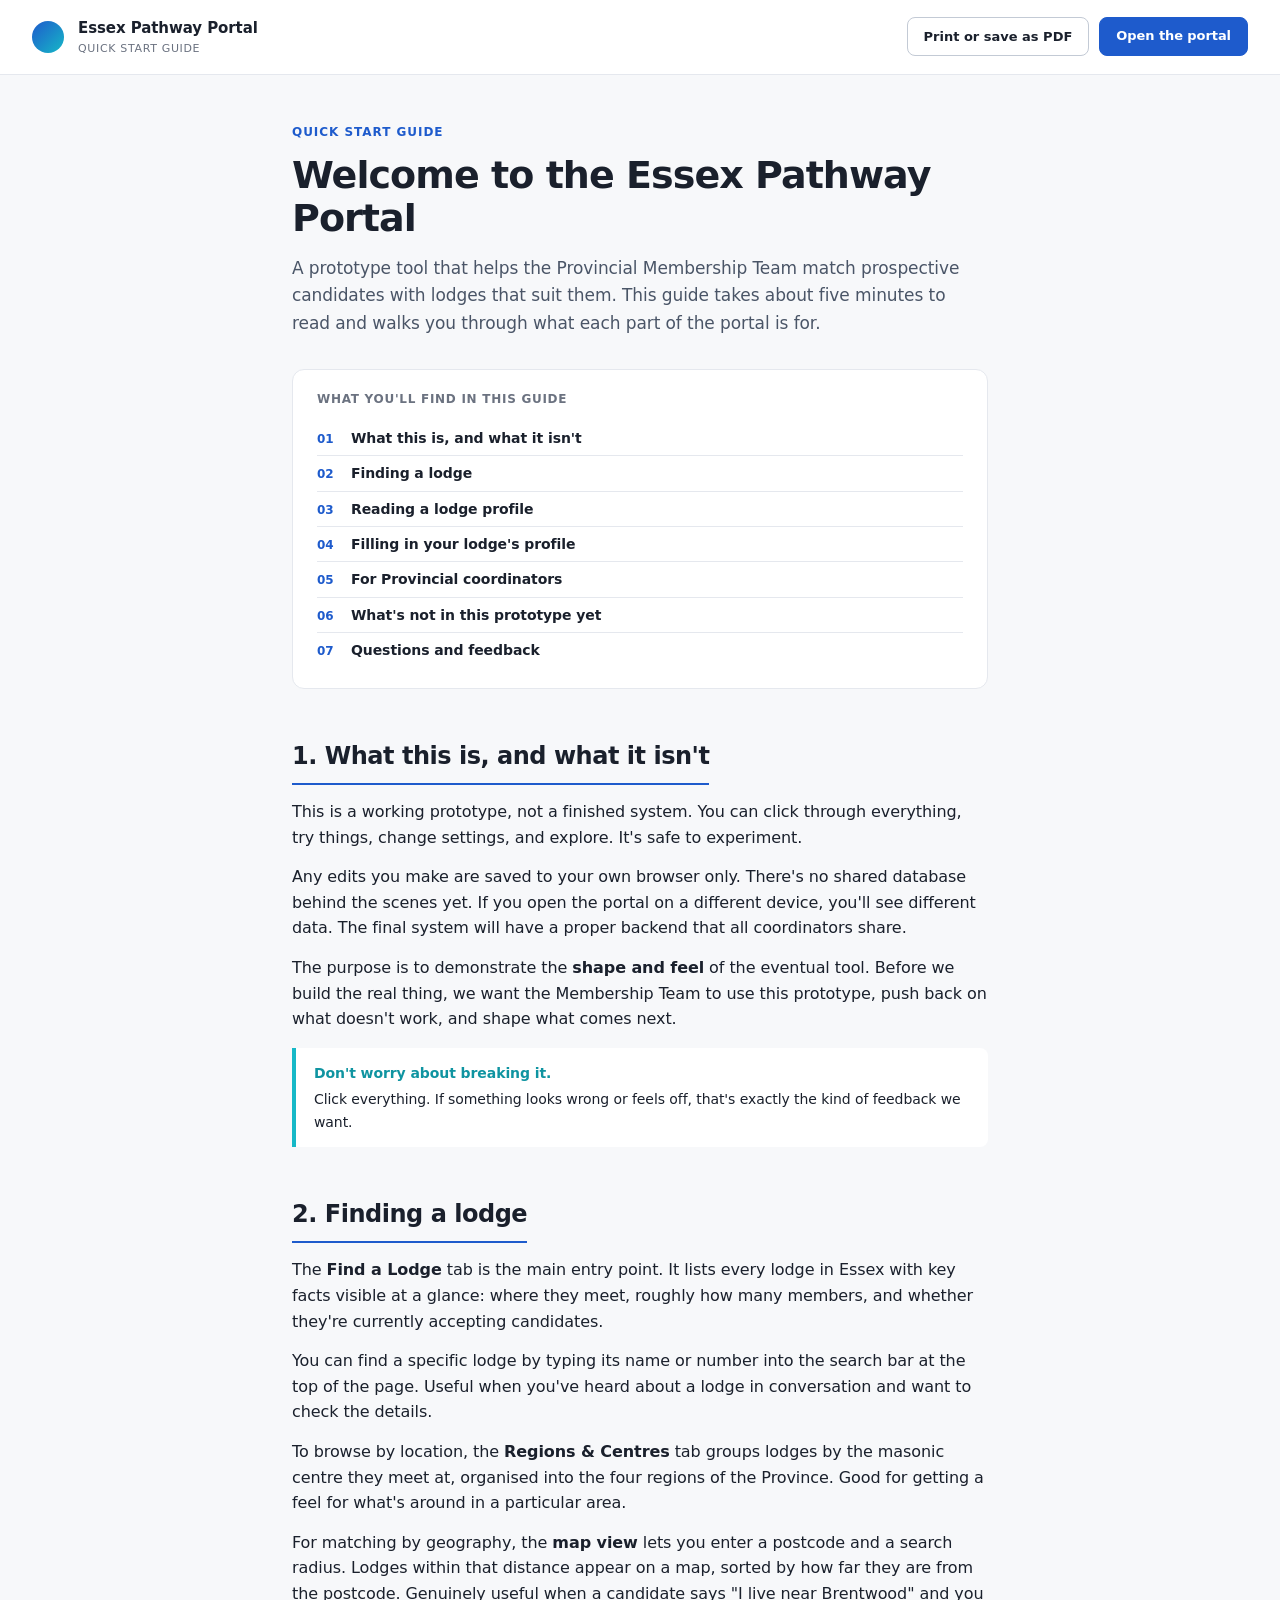
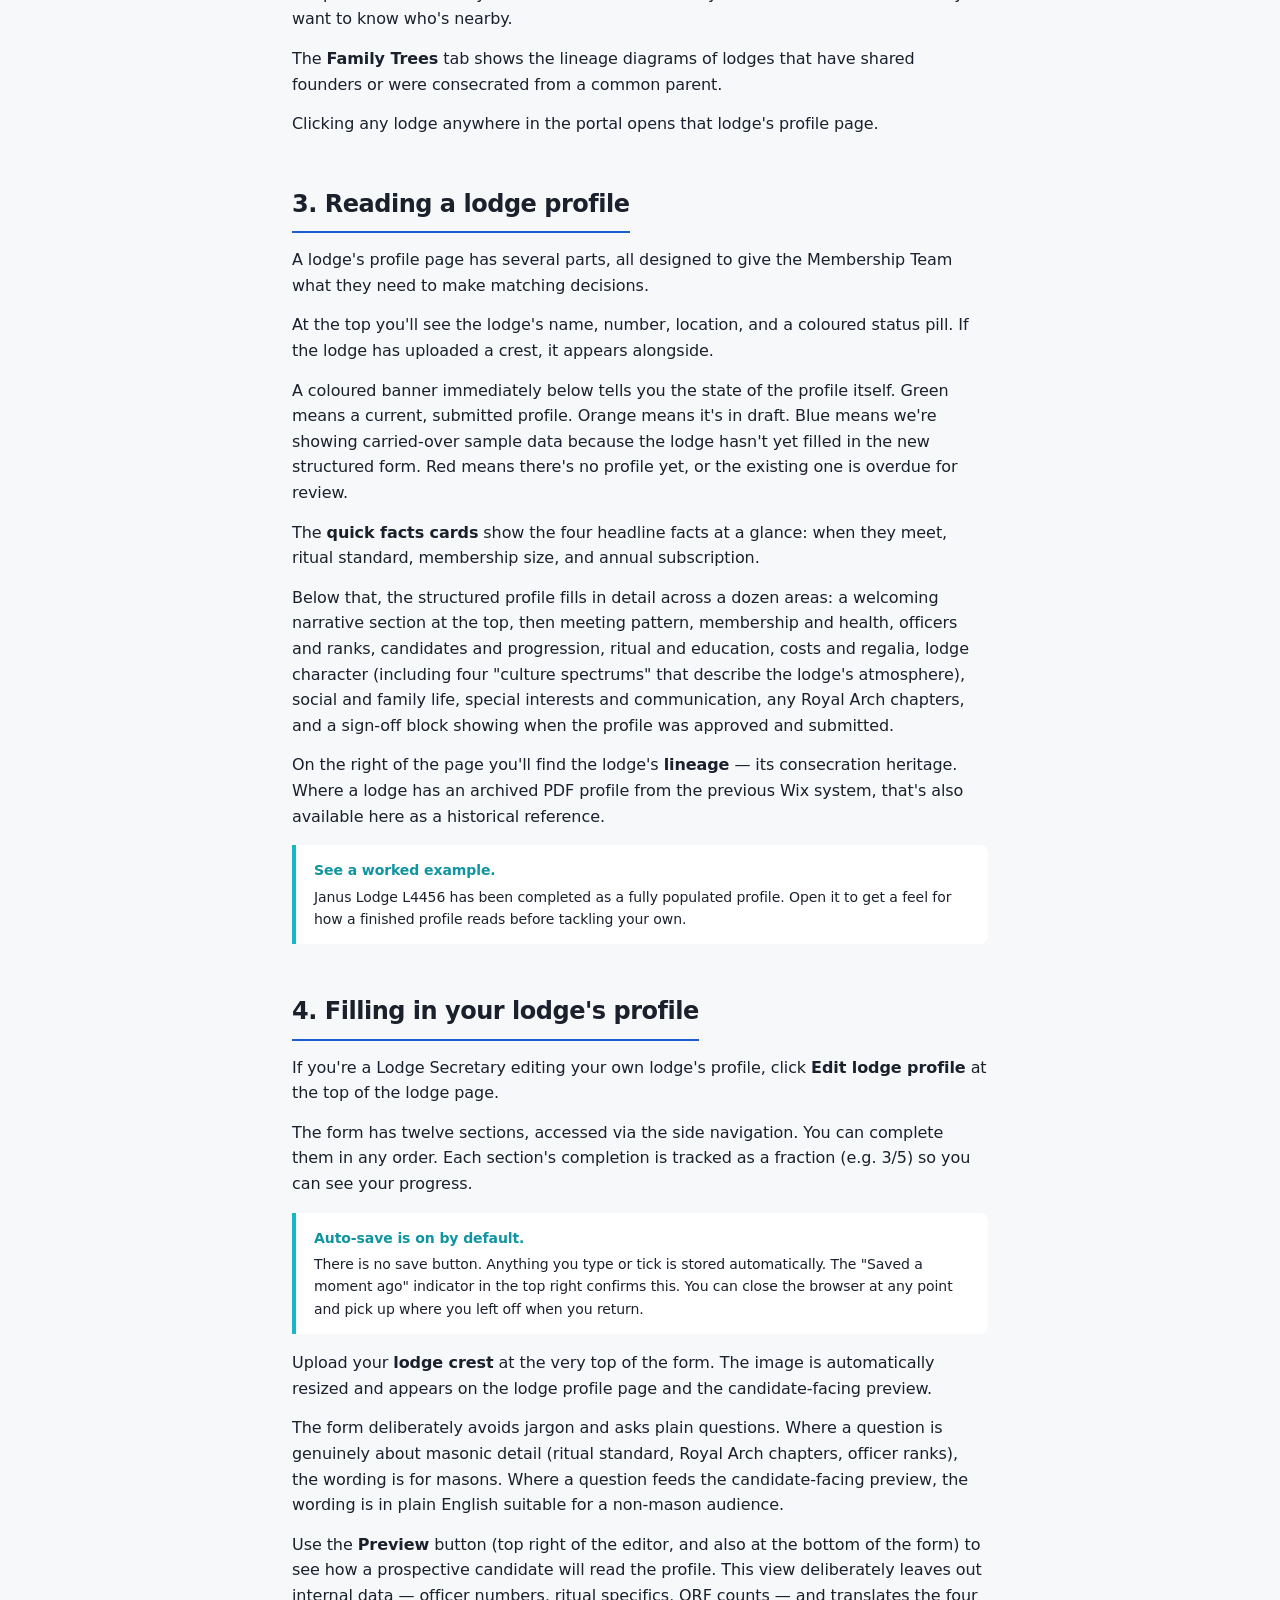
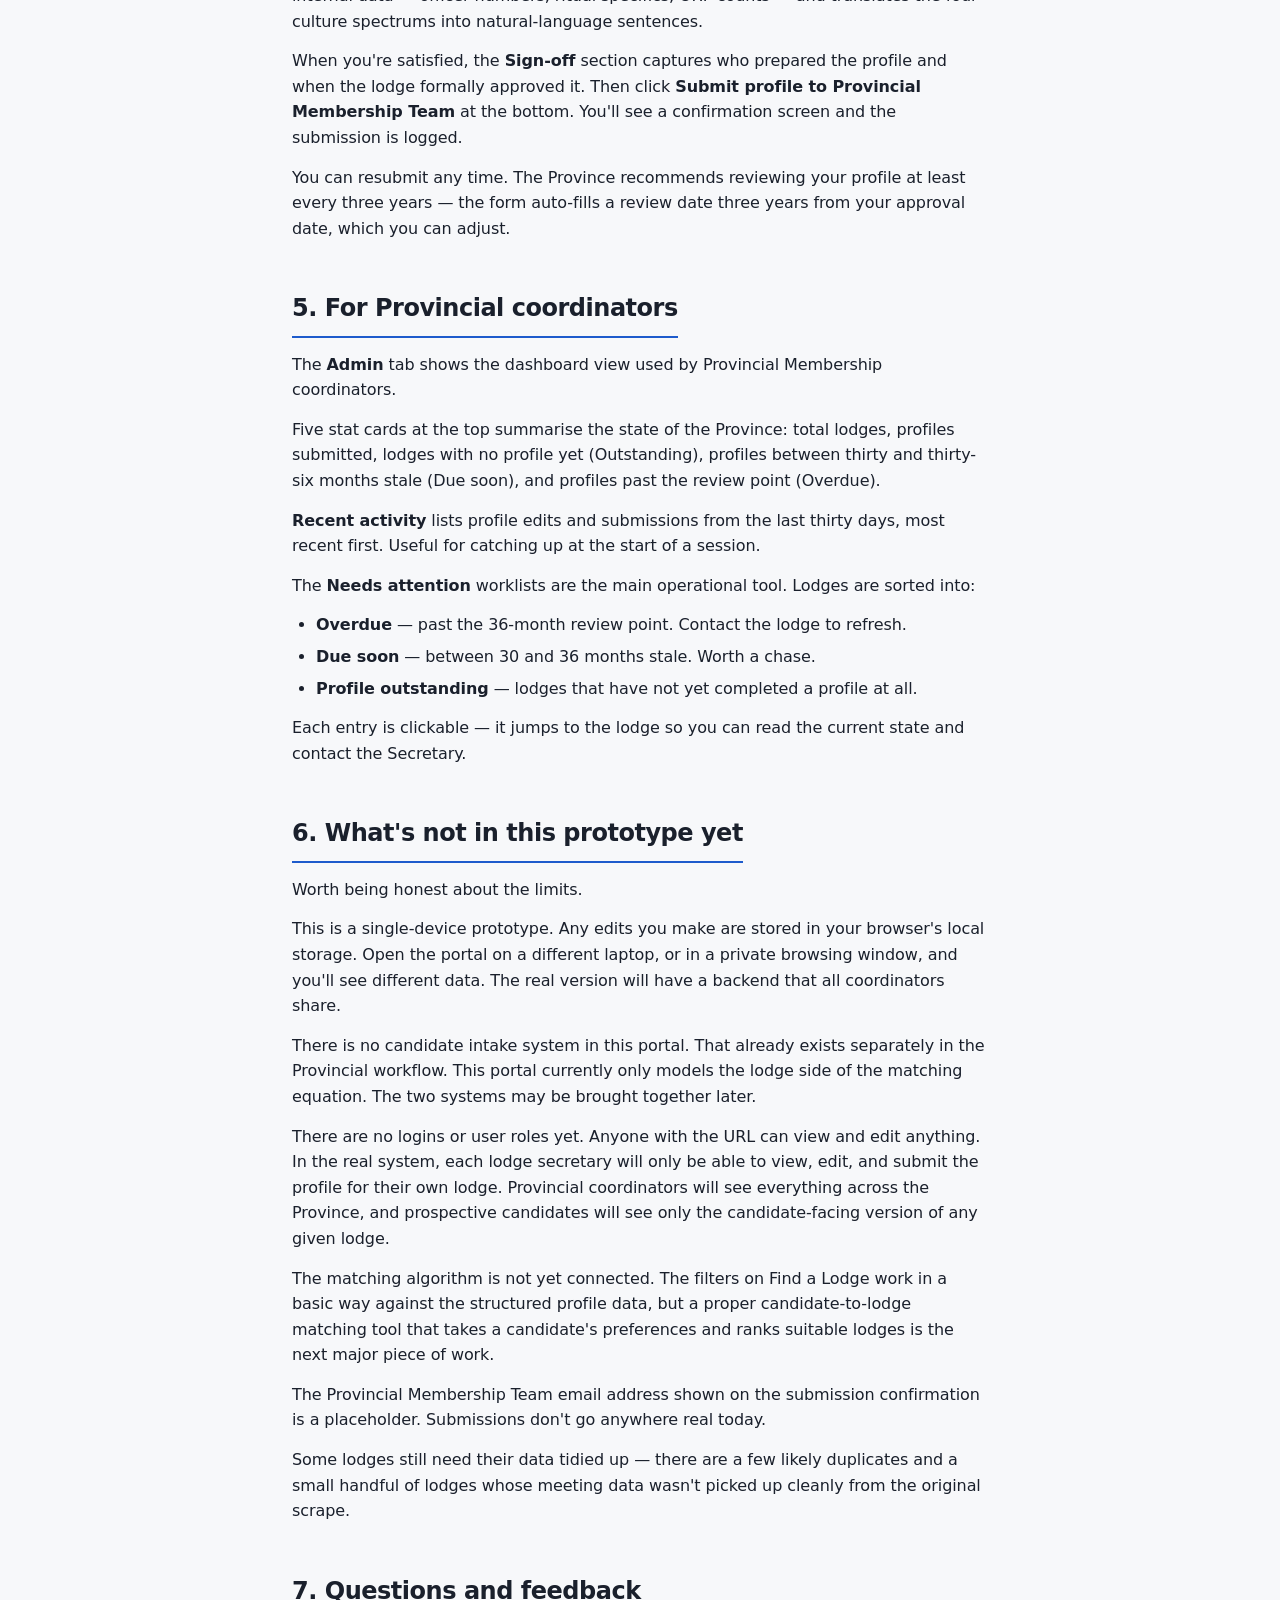
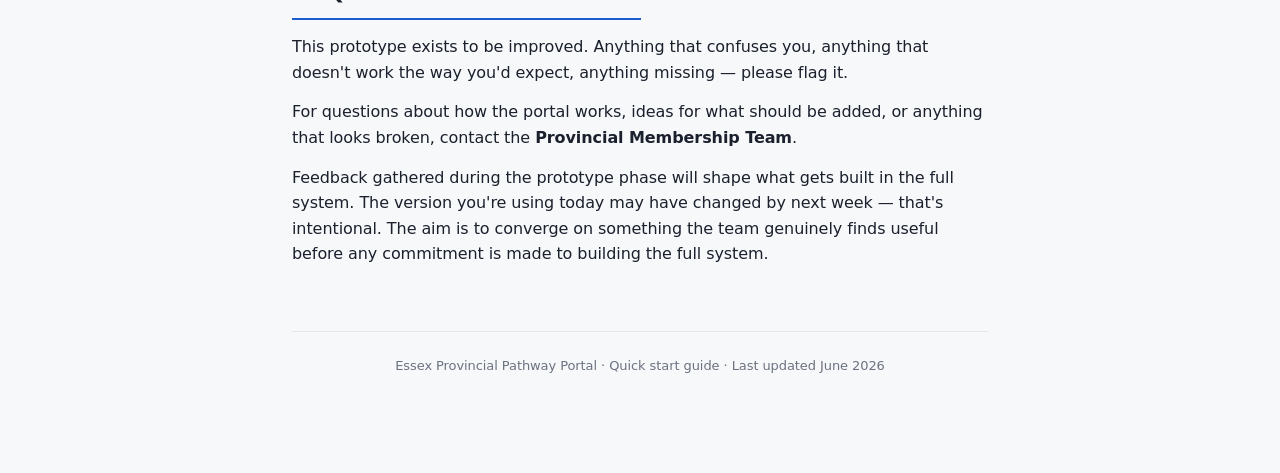
<file: guide.html>
<!DOCTYPE html>
<html lang="en-GB">
<head>
<meta charset="UTF-8">
<meta name="viewport" content="width=device-width, initial-scale=1.0">
<title>Quick start guide - Essex Pathway Portal</title>
<style>
  :root {
    --pw-blue: #1E5BCC;
    --pw-blue-deep: #1746A8;
    --pw-teal: #16B8C7;
    --pw-green: #2FA94D;
    --pw-orange: #F37029;
    --pw-magenta: #D946A8;
    --ink: #1a202c;
    --ink-2: #4A5567;
    --ink-3: #6B7280;
    --border: #E5E8EE;
    --border-strong: #C3CAD5;
    --surface: #FFFFFF;
    --surface-2: #F5F7FA;
    --bg: #F7F8FA;
  }
  * { box-sizing: border-box; margin: 0; padding: 0; }
  html { font-size: 16px; }
  body {
    font-family: "Plus Jakarta Sans", system-ui, -apple-system, "Segoe UI", sans-serif;
    color: var(--ink);
    background: var(--bg);
    line-height: 1.6;
    -webkit-font-smoothing: antialiased;
    letter-spacing: -0.005em;
  }

  /* ---- Top bar ---- */
  .topbar {
    background: var(--surface);
    border-bottom: 1px solid var(--border);
    padding: 16px 32px;
    display: flex;
    align-items: center;
    justify-content: space-between;
    gap: 16px;
  }
  .topbar-brand {
    display: flex;
    align-items: center;
    gap: 14px;
    font-weight: 700;
    font-size: 15px;
    color: var(--ink);
  }
  .topbar-brand-dot {
    width: 32px; height: 32px; border-radius: 50%;
    background: linear-gradient(135deg, var(--pw-blue), var(--pw-teal));
  }
  .topbar-brand-sub {
    font-size: 11px; font-weight: 500; color: var(--ink-3);
    text-transform: uppercase; letter-spacing: 0.06em;
    display: block;
  }
  .topbar-actions {
    display: flex; gap: 10px;
  }
  .btn {
    font-family: inherit;
    font-size: 13px;
    font-weight: 600;
    padding: 8px 16px;
    border-radius: 8px;
    border: 1.5px solid var(--border-strong);
    background: var(--surface);
    color: var(--ink);
    cursor: pointer;
    text-decoration: none;
    display: inline-flex;
    align-items: center;
    gap: 6px;
    transition: all 0.12s ease;
  }
  .btn:hover {
    border-color: var(--ink-3);
  }
  .btn-primary {
    background: var(--pw-blue);
    border-color: var(--pw-blue);
    color: #FFFFFF;
  }
  .btn-primary:hover {
    background: var(--pw-blue-deep);
    border-color: var(--pw-blue-deep);
  }

  /* ---- Page layout ---- */
  .page {
    max-width: 760px;
    margin: 0 auto;
    padding: 48px 32px 96px;
  }
  .page-eyebrow {
    font-size: 12px;
    font-weight: 700;
    text-transform: uppercase;
    letter-spacing: 0.08em;
    color: var(--pw-blue);
    margin-bottom: 12px;
  }
  h1 {
    font-size: 38px;
    font-weight: 800;
    letter-spacing: -0.025em;
    line-height: 1.15;
    margin-bottom: 14px;
  }
  .lead {
    font-size: 17px;
    color: var(--ink-2);
    line-height: 1.6;
    margin-bottom: 32px;
  }

  /* ---- Table of contents ---- */
  .toc {
    background: var(--surface);
    border: 1px solid var(--border);
    border-radius: 12px;
    padding: 20px 24px;
    margin-bottom: 48px;
  }
  .toc-title {
    font-size: 12px;
    font-weight: 700;
    text-transform: uppercase;
    letter-spacing: 0.06em;
    color: var(--ink-3);
    margin-bottom: 12px;
  }
  .toc ol {
    list-style: none;
    counter-reset: toc;
    margin: 0; padding: 0;
  }
  .toc li {
    counter-increment: toc;
    padding: 6px 0;
    border-bottom: 1px solid var(--border);
  }
  .toc li:last-child { border-bottom: none; }
  .toc a {
    text-decoration: none;
    color: var(--ink);
    font-weight: 600;
    font-size: 14px;
    display: flex;
    align-items: baseline;
    gap: 10px;
  }
  .toc a::before {
    content: counter(toc, decimal-leading-zero);
    color: var(--pw-blue);
    font-weight: 700;
    font-size: 12px;
    min-width: 24px;
  }
  .toc a:hover { color: var(--pw-blue); }

  /* ---- Sections ---- */
  section {
    margin-bottom: 48px;
    scroll-margin-top: 24px;
  }
  section h2 {
    font-size: 24px;
    font-weight: 800;
    letter-spacing: -0.02em;
    margin-bottom: 14px;
    padding-bottom: 8px;
    border-bottom: 2px solid var(--pw-blue);
    display: inline-block;
  }
  section p {
    margin-bottom: 14px;
    color: var(--ink);
  }
  section strong {
    font-weight: 700;
    color: var(--ink);
  }
  section ul {
    margin: 10px 0 14px 24px;
    padding: 0;
  }
  section li {
    margin-bottom: 6px;
  }
  section a {
    color: var(--pw-blue);
    font-weight: 600;
    text-decoration: none;
  }
  section a:hover { text-decoration: underline; }

  /* ---- Tip / Note callouts ---- */
  .callout {
    background: var(--surface);
    border-left: 4px solid var(--pw-teal);
    border-radius: 0 8px 8px 0;
    padding: 14px 18px;
    margin: 16px 0;
    font-size: 14px;
  }
  .callout strong {
    color: #0F94A1;
    font-weight: 700;
    display: block;
    margin-bottom: 4px;
  }
  .callout.warning { border-left-color: var(--pw-orange); }
  .callout.warning strong { color: #8B4A0F; }

  /* ---- Footer ---- */
  .page-footer {
    margin-top: 64px;
    padding-top: 24px;
    border-top: 1px solid var(--border);
    text-align: center;
    color: var(--ink-3);
    font-size: 13px;
  }

  /* ============================================================
     PRINT STYLES
     ============================================================ */
  @media print {
    body { background: #fff; }
    .topbar, .topbar-actions { display: none; }
    .page {
      max-width: none;
      padding: 0;
      margin: 0;
    }
    .toc {
      background: #fff;
      border: 1px solid #ccc;
    }
    .toc a::before { color: #000; }
    section h2 {
      border-bottom-color: #000;
      page-break-after: avoid;
    }
    section {
      page-break-inside: avoid;
    }
    .callout {
      background: #f5f5f5;
      border-left-color: #666;
    }
    .callout strong { color: #000; }
    .page-footer {
      font-size: 10px;
    }
    /* Repeat URL on each printed page in the footer */
    @page {
      margin: 20mm 18mm;
    }
    h1 { font-size: 28px; }
    section h2 { font-size: 18px; }
    .lead { font-size: 14px; }
    section, section p { font-size: 12px; line-height: 1.5; }
  }
</style>
</head>
<body>

<header class="topbar">
  <div class="topbar-brand">
    <div class="topbar-brand-dot"></div>
    <div>
      Essex Pathway Portal
      <span class="topbar-brand-sub">Quick start guide</span>
    </div>
  </div>
  <div class="topbar-actions">
    <button class="btn" onclick="window.print()">Print or save as PDF</button>
    <a class="btn btn-primary" href="index.html">Open the portal</a>
  </div>
</header>

<main class="page">
  <div class="page-eyebrow">Quick start guide</div>
  <h1>Welcome to the Essex Pathway Portal</h1>
  <p class="lead">A prototype tool that helps the Provincial Membership Team match prospective candidates with lodges that suit them. This guide takes about five minutes to read and walks you through what each part of the portal is for.</p>

  <div class="toc">
    <div class="toc-title">What you'll find in this guide</div>
    <ol>
      <li><a href="#what-this-is">What this is, and what it isn't</a></li>
      <li><a href="#finding">Finding a lodge</a></li>
      <li><a href="#reading">Reading a lodge profile</a></li>
      <li><a href="#editing">Filling in your lodge's profile</a></li>
      <li><a href="#admin">For Provincial coordinators</a></li>
      <li><a href="#limits">What's not in this prototype yet</a></li>
      <li><a href="#contact">Questions and feedback</a></li>
    </ol>
  </div>

  <section id="what-this-is">
    <h2>1. What this is, and what it isn't</h2>
    <p>This is a working prototype, not a finished system. You can click through everything, try things, change settings, and explore. It's safe to experiment.</p>
    <p>Any edits you make are saved to your own browser only. There's no shared database behind the scenes yet. If you open the portal on a different device, you'll see different data. The final system will have a proper backend that all coordinators share.</p>
    <p>The purpose is to demonstrate the <strong>shape and feel</strong> of the eventual tool. Before we build the real thing, we want the Membership Team to use this prototype, push back on what doesn't work, and shape what comes next.</p>
    <div class="callout">
      <strong>Don't worry about breaking it.</strong>
      Click everything. If something looks wrong or feels off, that's exactly the kind of feedback we want.
    </div>
  </section>

  <section id="finding">
    <h2>2. Finding a lodge</h2>
    <p>The <strong>Find a Lodge</strong> tab is the main entry point. It lists every lodge in Essex with key facts visible at a glance: where they meet, roughly how many members, and whether they're currently accepting candidates.</p>
    <p>You can find a specific lodge by typing its name or number into the search bar at the top of the page. Useful when you've heard about a lodge in conversation and want to check the details.</p>
    <p>To browse by location, the <strong>Regions &amp; Centres</strong> tab groups lodges by the masonic centre they meet at, organised into the four regions of the Province. Good for getting a feel for what's around in a particular area.</p>
    <p>For matching by geography, the <strong>map view</strong> lets you enter a postcode and a search radius. Lodges within that distance appear on a map, sorted by how far they are from the postcode. Genuinely useful when a candidate says "I live near Brentwood" and you want to know who's nearby.</p>
    <p>The <strong>Family Trees</strong> tab shows the lineage diagrams of lodges that have shared founders or were consecrated from a common parent.</p>
    <p>Clicking any lodge anywhere in the portal opens that lodge's profile page.</p>
  </section>

  <section id="reading">
    <h2>3. Reading a lodge profile</h2>
    <p>A lodge's profile page has several parts, all designed to give the Membership Team what they need to make matching decisions.</p>
    <p>At the top you'll see the lodge's name, number, location, and a coloured status pill. If the lodge has uploaded a crest, it appears alongside.</p>
    <p>A coloured banner immediately below tells you the state of the profile itself. Green means a current, submitted profile. Orange means it's in draft. Blue means we're showing carried-over sample data because the lodge hasn't yet filled in the new structured form. Red means there's no profile yet, or the existing one is overdue for review.</p>
    <p>The <strong>quick facts cards</strong> show the four headline facts at a glance: when they meet, ritual standard, membership size, and annual subscription.</p>
    <p>Below that, the structured profile fills in detail across a dozen areas: a welcoming narrative section at the top, then meeting pattern, membership and health, officers and ranks, candidates and progression, ritual and education, costs and regalia, lodge character (including four "culture spectrums" that describe the lodge's atmosphere), social and family life, special interests and communication, any Royal Arch chapters, and a sign-off block showing when the profile was approved and submitted.</p>
    <p>On the right of the page you'll find the lodge's <strong>lineage</strong> — its consecration heritage. Where a lodge has an archived PDF profile from the previous Wix system, that's also available here as a historical reference.</p>
    <div class="callout">
      <strong>See a worked example.</strong>
      Janus Lodge L4456 has been completed as a fully populated profile. Open it to get a feel for how a finished profile reads before tackling your own.
    </div>
  </section>

  <section id="editing">
    <h2>4. Filling in your lodge's profile</h2>
    <p>If you're a Lodge Secretary editing your own lodge's profile, click <strong>Edit lodge profile</strong> at the top of the lodge page.</p>
    <p>The form has twelve sections, accessed via the side navigation. You can complete them in any order. Each section's completion is tracked as a fraction (e.g. 3/5) so you can see your progress.</p>
    <div class="callout">
      <strong>Auto-save is on by default.</strong>
      There is no save button. Anything you type or tick is stored automatically. The "Saved a moment ago" indicator in the top right confirms this. You can close the browser at any point and pick up where you left off when you return.
    </div>
    <p>Upload your <strong>lodge crest</strong> at the very top of the form. The image is automatically resized and appears on the lodge profile page and the candidate-facing preview.</p>
    <p>The form deliberately avoids jargon and asks plain questions. Where a question is genuinely about masonic detail (ritual standard, Royal Arch chapters, officer ranks), the wording is for masons. Where a question feeds the candidate-facing preview, the wording is in plain English suitable for a non-mason audience.</p>
    <p>Use the <strong>Preview</strong> button (top right of the editor, and also at the bottom of the form) to see how a prospective candidate will read the profile. This view deliberately leaves out internal data — officer numbers, ritual specifics, ORF counts — and translates the four culture spectrums into natural-language sentences.</p>
    <p>When you're satisfied, the <strong>Sign-off</strong> section captures who prepared the profile and when the lodge formally approved it. Then click <strong>Submit profile to Provincial Membership Team</strong> at the bottom. You'll see a confirmation screen and the submission is logged.</p>
    <p>You can resubmit any time. The Province recommends reviewing your profile at least every three years — the form auto-fills a review date three years from your approval date, which you can adjust.</p>
  </section>

  <section id="admin">
    <h2>5. For Provincial coordinators</h2>
    <p>The <strong>Admin</strong> tab shows the dashboard view used by Provincial Membership coordinators.</p>
    <p>Five stat cards at the top summarise the state of the Province: total lodges, profiles submitted, lodges with no profile yet (Outstanding), profiles between thirty and thirty-six months stale (Due soon), and profiles past the review point (Overdue).</p>
    <p><strong>Recent activity</strong> lists profile edits and submissions from the last thirty days, most recent first. Useful for catching up at the start of a session.</p>
    <p>The <strong>Needs attention</strong> worklists are the main operational tool. Lodges are sorted into:</p>
    <ul>
      <li><strong>Overdue</strong> — past the 36-month review point. Contact the lodge to refresh.</li>
      <li><strong>Due soon</strong> — between 30 and 36 months stale. Worth a chase.</li>
      <li><strong>Profile outstanding</strong> — lodges that have not yet completed a profile at all.</li>
    </ul>
    <p>Each entry is clickable — it jumps to the lodge so you can read the current state and contact the Secretary.</p>
  </section>

  <section id="limits">
    <h2>6. What's not in this prototype yet</h2>
    <p>Worth being honest about the limits.</p>
    <p>This is a single-device prototype. Any edits you make are stored in your browser's local storage. Open the portal on a different laptop, or in a private browsing window, and you'll see different data. The real version will have a backend that all coordinators share.</p>
    <p>There is no candidate intake system in this portal. That already exists separately in the Provincial workflow. This portal currently only models the lodge side of the matching equation. The two systems may be brought together later.</p>
    <p>There are no logins or user roles yet. Anyone with the URL can view and edit anything. In the real system, each lodge secretary will only be able to view, edit, and submit the profile for their own lodge. Provincial coordinators will see everything across the Province, and prospective candidates will see only the candidate-facing version of any given lodge.</p>
    <p>The matching algorithm is not yet connected. The filters on Find a Lodge work in a basic way against the structured profile data, but a proper candidate-to-lodge matching tool that takes a candidate's preferences and ranks suitable lodges is the next major piece of work.</p>
    <p>The Provincial Membership Team email address shown on the submission confirmation is a placeholder. Submissions don't go anywhere real today.</p>
    <p>Some lodges still need their data tidied up — there are a few likely duplicates and a small handful of lodges whose meeting data wasn't picked up cleanly from the original scrape.</p>
  </section>

  <section id="contact">
    <h2>7. Questions and feedback</h2>
    <p>This prototype exists to be improved. Anything that confuses you, anything that doesn't work the way you'd expect, anything missing — please flag it.</p>
    <p>For questions about how the portal works, ideas for what should be added, or anything that looks broken, contact the <strong>Provincial Membership Team</strong>.</p>
    <p>Feedback gathered during the prototype phase will shape what gets built in the full system. The version you're using today may have changed by next week — that's intentional. The aim is to converge on something the team genuinely finds useful before any commitment is made to building the full system.</p>
  </section>

  <div class="page-footer">
    Essex Provincial Pathway Portal &middot; Quick start guide &middot; Last updated June 2026
  </div>
</main>

</body>
</html>
</file>
